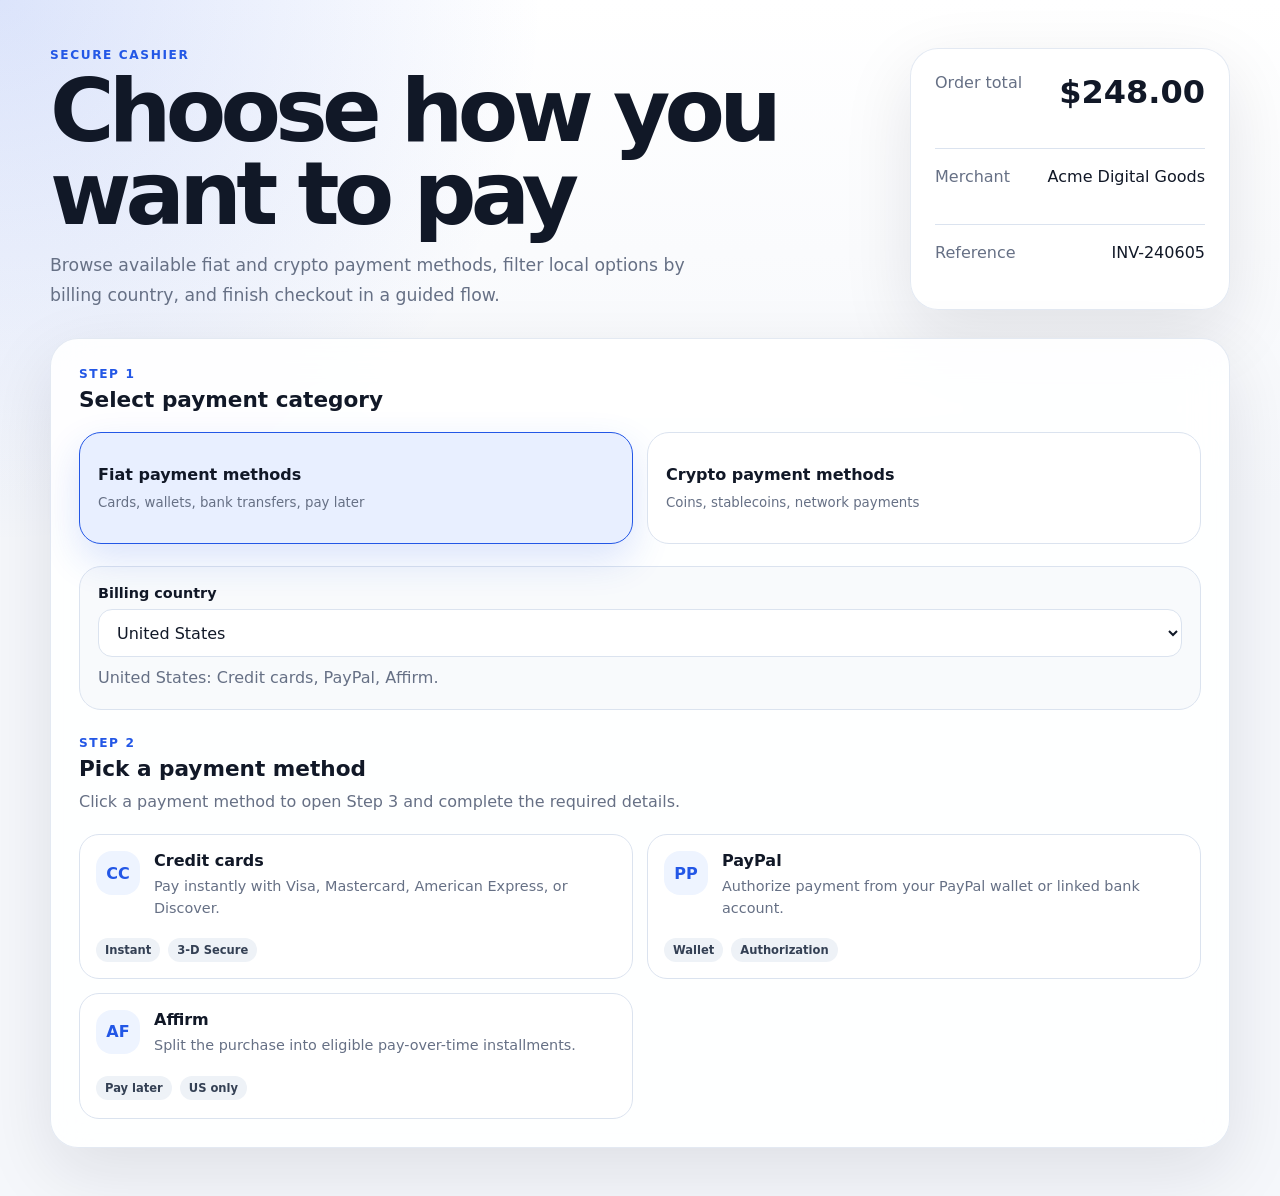
<file: index.html>
<!doctype html>
<html lang="en">
  <head>
    <meta charset="utf-8">
    <meta name="viewport" content="width=device-width, initial-scale=1">
    <title>Cashier Checkout</title>
    <link rel="stylesheet" href="styles.css">
  </head>
  <body>
    <main class="shell">
      <section class="hero" aria-labelledby="cashier-title">
        <div>
          <p class="eyebrow">Secure cashier</p>
          <h1 id="cashier-title">Choose how you want to pay</h1>
          <p class="hero-copy">
            Browse available fiat and crypto payment methods, filter local options
            by billing country, and finish checkout in a guided flow.
          </p>
        </div>
        <aside class="order-card" aria-label="Order summary">
          <div>
            <span class="muted">Order total</span>
            <strong>$248.00</strong>
          </div>
          <div>
            <span class="muted">Merchant</span>
            <span>Acme Digital Goods</span>
          </div>
          <div>
            <span class="muted">Reference</span>
            <span id="orderReference">INV-240605</span>
          </div>
        </aside>
      </section>

      <section class="checkout-grid" id="checkoutView">
        <div class="panel">
          <div class="section-heading">
            <p class="eyebrow">Step 1</p>
            <h2>Select payment category</h2>
          </div>

          <div class="category-tabs" role="tablist" aria-label="Payment categories">
            <button class="category-tab active" type="button" data-category="fiat" role="tab" aria-selected="true">
              <span>Fiat payment methods</span>
              <small>Cards, wallets, bank transfers, pay later</small>
            </button>
            <button class="category-tab" type="button" data-category="crypto" role="tab" aria-selected="false">
              <span>Crypto payment methods</span>
              <small>Coins, stablecoins, network payments</small>
            </button>
          </div>

          <div class="country-filter" id="countryFilter">
            <label for="billingCountry">Billing country</label>
            <select id="billingCountry">
              <option value="US">United States</option>
              <option value="CN">China</option>
              <option value="GB">United Kingdom</option>
              <option value="EU">European Union</option>
              <option value="CA">Canada</option>
              <option value="AU">Australia</option>
              <option value="IN">India</option>
              <option value="BR">Brazil</option>
              <option value="MX">Mexico</option>
              <option value="JP">Japan</option>
              <option value="KR">South Korea</option>
              <option value="SG">Singapore</option>
              <option value="AE">United Arab Emirates</option>
              <option value="OTHER">Other countries</option>
            </select>
            <p id="countryHint" class="hint"></p>
          </div>

          <div class="section-heading compact">
            <p class="eyebrow">Step 2</p>
            <h2>Pick a payment method</h2>
            <p class="hint">Click a payment method to open Step 3 and complete the required details.</p>
          </div>
          <div class="method-grid" id="methodGrid" aria-live="polite"></div>
        </div>
      </section>

      <section class="result-panel hidden" id="resultView" aria-live="polite">
        <div class="result-icon" id="resultIcon" aria-hidden="true"></div>
        <p class="eyebrow" id="resultEyebrow">Payment result</p>
        <h2 id="resultTitle"></h2>
        <p id="resultDescription"></p>

        <dl class="result-summary">
          <div>
            <dt>Payment method</dt>
            <dd id="summaryMethod"></dd>
          </div>
          <div>
            <dt>Amount</dt>
            <dd>$248.00</dd>
          </div>
          <div>
            <dt>Transaction ID</dt>
            <dd id="summaryTransaction"></dd>
          </div>
          <div>
            <dt>Status</dt>
            <dd id="summaryStatus"></dd>
          </div>
        </dl>

        <button class="secondary-button" type="button" id="newPaymentButton">
          Make another payment
        </button>
      </section>

      <div class="modal-backdrop hidden" id="paymentModal" role="dialog" aria-modal="true" aria-labelledby="paymentModalTitle">
        <form class="modal-card" id="paymentForm">
          <div class="modal-header">
            <div>
              <p class="eyebrow">Step 3</p>
              <h2 id="paymentModalTitle">Complete payment details</h2>
              <p class="hint" id="selectedMethodHint">Select a payment method to continue.</p>
            </div>
            <button class="icon-button" type="button" id="closeModalButton" aria-label="Close payment details">x</button>
          </div>

          <div id="dynamicFields" class="dynamic-fields"></div>

          <label for="payerEmail">Receipt email</label>
          <input id="payerEmail" name="payerEmail" type="email" placeholder="name@example.com" required>

          <button class="submit-button" type="submit" id="submitButton">
            Submit payment
          </button>
        </form>
      </div>
    </main>

    <script src="app.js"></script>
  </body>
</html>
</file>
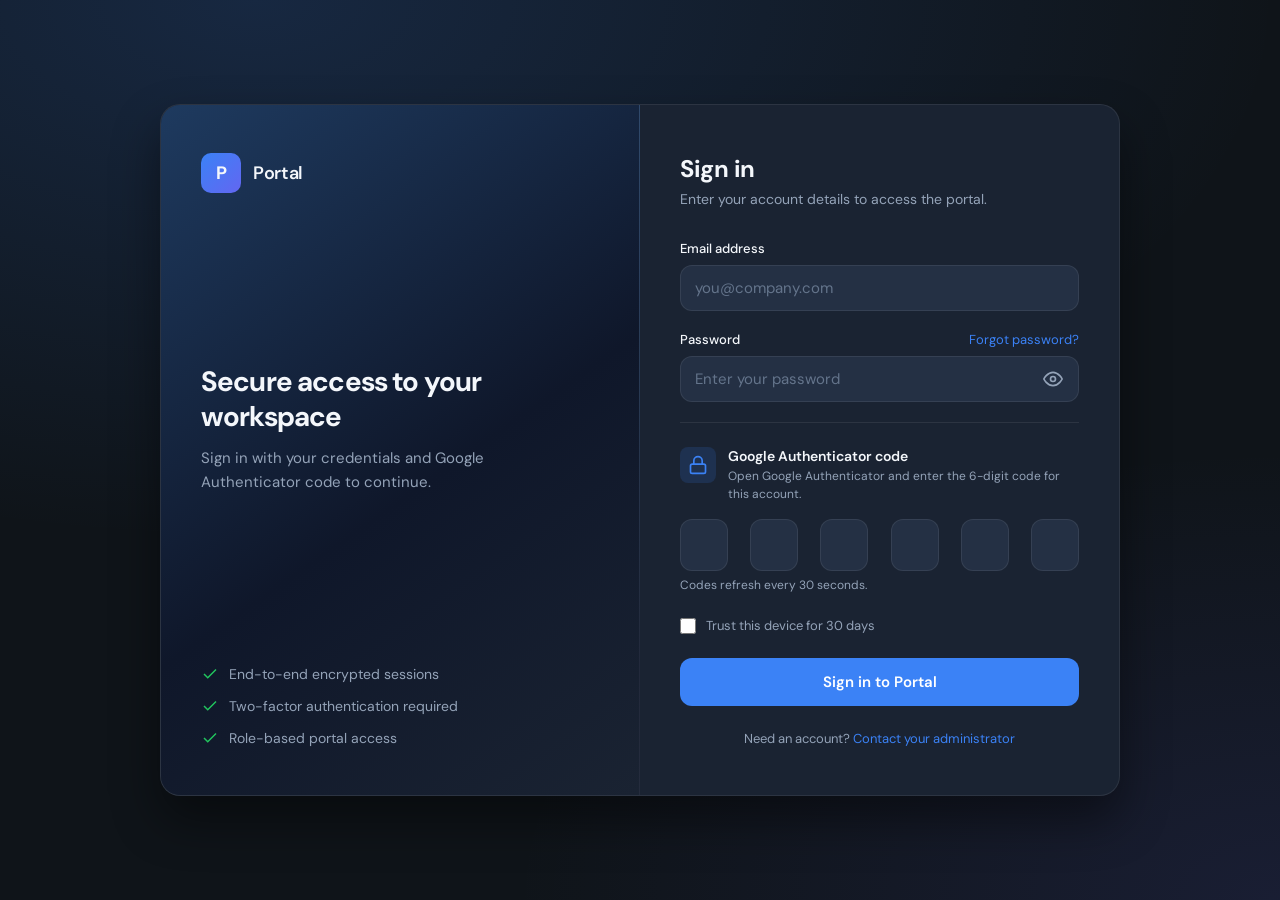
<file: demos/portal-login.html>
<!DOCTYPE html>
<html lang="en">
<head>
  <meta charset="UTF-8" />
  <meta name="viewport" content="width=device-width, initial-scale=1.0" />
  <title>Portal Sign In</title>
  <link rel="preconnect" href="https://fonts.googleapis.com" />
  <link rel="preconnect" href="https://fonts.gstatic.com" crossorigin />
  <link href="https://fonts.googleapis.com/css2?family=DM+Sans:ital,opsz,wght@0,9..40,400;0,9..40,500;0,9..40,600;0,9..40,700;1,9..40,400&display=swap" rel="stylesheet" />
  <style>
    :root {
      --bg: #0f1419;
      --surface: #1a2332;
      --surface-elevated: #243044;
      --border: rgba(255, 255, 255, 0.08);
      --text: #f4f7fb;
      --text-muted: #94a3b8;
      --primary: #3b82f6;
      --primary-hover: #2563eb;
      --primary-glow: rgba(59, 130, 246, 0.35);
      --success: #22c55e;
      --error: #ef4444;
      --radius: 12px;
      --shadow: 0 24px 48px rgba(0, 0, 0, 0.45);
    }

    * {
      box-sizing: border-box;
      margin: 0;
      padding: 0;
    }

    body {
      min-height: 100vh;
      font-family: "DM Sans", system-ui, -apple-system, sans-serif;
      background: var(--bg);
      color: var(--text);
      display: flex;
      align-items: center;
      justify-content: center;
      padding: 24px;
      background-image:
        radial-gradient(ellipse 80% 60% at 20% 0%, rgba(59, 130, 246, 0.18), transparent),
        radial-gradient(ellipse 60% 50% at 100% 100%, rgba(99, 102, 241, 0.12), transparent);
    }

    .layout {
      width: 100%;
      max-width: 960px;
      display: grid;
      grid-template-columns: 1fr 1fr;
      gap: 0;
      background: var(--surface);
      border: 1px solid var(--border);
      border-radius: 20px;
      overflow: hidden;
      box-shadow: var(--shadow);
    }

    @media (max-width: 768px) {
      .layout {
        grid-template-columns: 1fr;
        max-width: 440px;
      }

      .hero {
        display: none;
      }
    }

    .hero {
      padding: 48px 40px;
      background: linear-gradient(145deg, #1e3a5f 0%, #0f172a 55%, #1a2332 100%);
      display: flex;
      flex-direction: column;
      justify-content: space-between;
      border-right: 1px solid var(--border);
    }

    .brand {
      display: flex;
      align-items: center;
      gap: 12px;
    }

    .brand-mark {
      width: 40px;
      height: 40px;
      border-radius: 10px;
      background: linear-gradient(135deg, var(--primary), #6366f1);
      display: grid;
      place-items: center;
      font-weight: 700;
      font-size: 18px;
    }

    .brand-name {
      font-size: 18px;
      font-weight: 600;
      letter-spacing: -0.02em;
    }

    .hero-content h1 {
      font-size: 28px;
      font-weight: 700;
      line-height: 1.25;
      letter-spacing: -0.03em;
      margin-bottom: 12px;
    }

    .hero-content p {
      color: var(--text-muted);
      font-size: 15px;
      line-height: 1.6;
      max-width: 320px;
    }

    .hero-features {
      list-style: none;
      display: flex;
      flex-direction: column;
      gap: 14px;
    }

    .hero-features li {
      display: flex;
      align-items: center;
      gap: 10px;
      font-size: 14px;
      color: var(--text-muted);
    }

    .hero-features svg {
      flex-shrink: 0;
      color: var(--success);
    }

    .panel {
      padding: 48px 40px;
      display: flex;
      flex-direction: column;
      justify-content: center;
    }

    .panel-header {
      margin-bottom: 32px;
    }

    .panel-header h2 {
      font-size: 24px;
      font-weight: 700;
      letter-spacing: -0.02em;
      margin-bottom: 6px;
    }

    .panel-header p {
      font-size: 14px;
      color: var(--text-muted);
    }

    .form-group {
      margin-bottom: 20px;
    }

    label {
      display: block;
      font-size: 13px;
      font-weight: 500;
      margin-bottom: 8px;
      color: var(--text);
    }

    .label-row {
      display: flex;
      justify-content: space-between;
      align-items: center;
      margin-bottom: 8px;
    }

    .label-row label {
      margin-bottom: 0;
    }

    .forgot-link {
      font-size: 13px;
      color: var(--primary);
      text-decoration: none;
    }

    .forgot-link:hover {
      text-decoration: underline;
    }

    .input-wrap {
      position: relative;
    }

    input[type="email"],
    input[type="password"],
    input[type="text"] {
      width: 100%;
      padding: 12px 14px;
      font-size: 15px;
      font-family: inherit;
      color: var(--text);
      background: var(--surface-elevated);
      border: 1px solid var(--border);
      border-radius: var(--radius);
      outline: none;
      transition: border-color 0.15s, box-shadow 0.15s;
    }

    input::placeholder {
      color: #64748b;
    }

    input:focus {
      border-color: var(--primary);
      box-shadow: 0 0 0 3px var(--primary-glow);
    }

    input.error {
      border-color: var(--error);
      box-shadow: 0 0 0 3px rgba(239, 68, 68, 0.2);
    }

    .toggle-password {
      position: absolute;
      right: 12px;
      top: 50%;
      transform: translateY(-50%);
      background: none;
      border: none;
      color: var(--text-muted);
      cursor: pointer;
      padding: 4px;
      display: flex;
      align-items: center;
      justify-content: center;
    }

    .toggle-password:hover {
      color: var(--text);
    }

    .field-hint {
      font-size: 12px;
      color: var(--text-muted);
      margin-top: 6px;
    }

    .field-error {
      font-size: 12px;
      color: var(--error);
      margin-top: 6px;
      display: none;
    }

    .field-error.visible {
      display: block;
    }

    /* Google Authenticator code */
    .mfa-section {
      margin-top: 8px;
      padding-top: 24px;
      border-top: 1px solid var(--border);
    }

    .mfa-header {
      display: flex;
      align-items: flex-start;
      gap: 12px;
      margin-bottom: 16px;
    }

    .mfa-icon {
      width: 36px;
      height: 36px;
      border-radius: 8px;
      background: rgba(59, 130, 246, 0.15);
      display: grid;
      place-items: center;
      flex-shrink: 0;
    }

    .mfa-title {
      font-size: 14px;
      font-weight: 600;
      margin-bottom: 2px;
    }

    .mfa-desc {
      font-size: 12px;
      color: var(--text-muted);
      line-height: 1.5;
    }

    .otp-inputs {
      display: flex;
      gap: 8px;
      justify-content: space-between;
    }

    .otp-inputs input {
      width: 100%;
      max-width: 48px;
      height: 52px;
      text-align: center;
      font-size: 22px;
      font-weight: 600;
      letter-spacing: 0.05em;
      padding: 0;
    }

    @media (max-width: 400px) {
      .otp-inputs {
        gap: 6px;
      }

      .otp-inputs input {
        max-width: 42px;
        height: 48px;
        font-size: 20px;
      }
    }

    .remember-row {
      display: flex;
      align-items: center;
      gap: 10px;
      margin: 24px 0;
    }

    .remember-row input[type="checkbox"] {
      width: 16px;
      height: 16px;
      accent-color: var(--primary);
      cursor: pointer;
    }

    .remember-row label {
      margin: 0;
      font-size: 13px;
      color: var(--text-muted);
      cursor: pointer;
      font-weight: 400;
    }

    .btn-primary {
      width: 100%;
      padding: 14px 20px;
      font-size: 15px;
      font-weight: 600;
      font-family: inherit;
      color: #fff;
      background: var(--primary);
      border: none;
      border-radius: var(--radius);
      cursor: pointer;
      transition: background 0.15s, transform 0.1s;
      display: flex;
      align-items: center;
      justify-content: center;
      gap: 8px;
    }

    .btn-primary:hover:not(:disabled) {
      background: var(--primary-hover);
    }

    .btn-primary:active:not(:disabled) {
      transform: scale(0.99);
    }

    .btn-primary:disabled {
      opacity: 0.6;
      cursor: not-allowed;
    }

    .btn-primary .spinner {
      width: 18px;
      height: 18px;
      border: 2px solid rgba(255, 255, 255, 0.3);
      border-top-color: #fff;
      border-radius: 50%;
      animation: spin 0.7s linear infinite;
      display: none;
    }

    .btn-primary.loading .spinner {
      display: block;
    }

    .btn-primary.loading .btn-text {
      opacity: 0.85;
    }

    @keyframes spin {
      to { transform: rotate(360deg); }
    }

    .footer-note {
      margin-top: 24px;
      text-align: center;
      font-size: 13px;
      color: var(--text-muted);
    }

    .footer-note a {
      color: var(--primary);
      text-decoration: none;
    }

    .footer-note a:hover {
      text-decoration: underline;
    }

    .alert {
      padding: 12px 14px;
      border-radius: var(--radius);
      font-size: 13px;
      margin-bottom: 20px;
      display: none;
      align-items: flex-start;
      gap: 10px;
    }

    .alert.visible {
      display: flex;
    }

    .alert-error {
      background: rgba(239, 68, 68, 0.12);
      border: 1px solid rgba(239, 68, 68, 0.3);
      color: #fca5a5;
    }

    .alert-success {
      background: rgba(34, 197, 94, 0.12);
      border: 1px solid rgba(34, 197, 94, 0.3);
      color: #86efac;
    }
  </style>
</head>
<body>
  <main class="layout" role="main">
    <aside class="hero" aria-hidden="true">
      <div class="brand">
        <div class="brand-mark" aria-hidden="true">P</div>
        <span class="brand-name">Portal</span>
      </div>

      <div class="hero-content">
        <h1>Secure access to your workspace</h1>
        <p>Sign in with your credentials and Google Authenticator code to continue.</p>
      </div>

      <ul class="hero-features">
        <li>
          <svg width="18" height="18" viewBox="0 0 24 24" fill="none" stroke="currentColor" stroke-width="2" aria-hidden="true">
            <path d="M20 6L9 17l-5-5"/>
          </svg>
          End-to-end encrypted sessions
        </li>
        <li>
          <svg width="18" height="18" viewBox="0 0 24 24" fill="none" stroke="currentColor" stroke-width="2" aria-hidden="true">
            <path d="M20 6L9 17l-5-5"/>
          </svg>
          Two-factor authentication required
        </li>
        <li>
          <svg width="18" height="18" viewBox="0 0 24 24" fill="none" stroke="currentColor" stroke-width="2" aria-hidden="true">
            <path d="M20 6L9 17l-5-5"/>
          </svg>
          Role-based portal access
        </li>
      </ul>
    </aside>

    <section class="panel">
      <header class="panel-header">
        <h2>Sign in</h2>
        <p>Enter your account details to access the portal.</p>
      </header>

      <div id="formAlert" class="alert alert-error" role="alert" aria-live="polite">
        <svg width="18" height="18" viewBox="0 0 24 24" fill="none" stroke="currentColor" stroke-width="2" aria-hidden="true">
          <circle cx="12" cy="12" r="10"/><line x1="12" y1="8" x2="12" y2="12"/><line x1="12" y1="16" x2="12.01" y2="16"/>
        </svg>
        <span id="alertMessage">Invalid credentials. Please try again.</span>
      </div>

      <form id="loginForm" novalidate>
        <div class="form-group">
          <label for="email">Email address</label>
          <input
            type="email"
            id="email"
            name="email"
            placeholder="you@company.com"
            autocomplete="email"
            required
          />
          <p class="field-error" id="emailError">Please enter a valid email address.</p>
        </div>

        <div class="form-group">
          <div class="label-row">
            <label for="password">Password</label>
            <a href="#" class="forgot-link">Forgot password?</a>
          </div>
          <div class="input-wrap">
            <input
              type="password"
              id="password"
              name="password"
              placeholder="Enter your password"
              autocomplete="current-password"
              required
              minlength="8"
            />
            <button type="button" class="toggle-password" id="togglePassword" aria-label="Show password">
              <svg id="eyeIcon" width="20" height="20" viewBox="0 0 24 24" fill="none" stroke="currentColor" stroke-width="2" aria-hidden="true">
                <path d="M1 12s4-8 11-8 11 8 11 8-4 8-11 8-11-8-11-8z"/>
                <circle cx="12" cy="12" r="3"/>
              </svg>
            </button>
          </div>
          <p class="field-error" id="passwordError">Password must be at least 8 characters.</p>
        </div>

        <div class="mfa-section">
          <div class="mfa-header">
            <div class="mfa-icon" aria-hidden="true">
              <svg width="20" height="20" viewBox="0 0 24 24" fill="none" stroke="#3b82f6" stroke-width="2">
                <rect x="3" y="11" width="18" height="11" rx="2" ry="2"/>
                <path d="M7 11V7a5 5 0 0 1 10 0v4"/>
              </svg>
            </div>
            <div>
              <p class="mfa-title">Google Authenticator code</p>
              <p class="mfa-desc">Open Google Authenticator and enter the 6-digit code for this account.</p>
            </div>
          </div>

          <div class="form-group" style="margin-bottom: 0;">
            <label for="otp-0" class="visually-hidden">Authentication code</label>
            <div class="otp-inputs" id="otpInputs" role="group" aria-label="6-digit authentication code">
              <input type="text" id="otp-0" inputmode="numeric" pattern="[0-9]*" maxlength="1" autocomplete="one-time-code" aria-label="Digit 1" />
              <input type="text" id="otp-1" inputmode="numeric" pattern="[0-9]*" maxlength="1" autocomplete="off" aria-label="Digit 2" />
              <input type="text" id="otp-2" inputmode="numeric" pattern="[0-9]*" maxlength="1" autocomplete="off" aria-label="Digit 3" />
              <input type="text" id="otp-3" inputmode="numeric" pattern="[0-9]*" maxlength="1" autocomplete="off" aria-label="Digit 4" />
              <input type="text" id="otp-4" inputmode="numeric" pattern="[0-9]*" maxlength="1" autocomplete="off" aria-label="Digit 5" />
              <input type="text" id="otp-5" inputmode="numeric" pattern="[0-9]*" maxlength="1" autocomplete="off" aria-label="Digit 6" />
            </div>
            <p class="field-hint">Codes refresh every 30 seconds.</p>
            <p class="field-error" id="otpError">Please enter the complete 6-digit code.</p>
          </div>
        </div>

        <div class="remember-row">
          <input type="checkbox" id="remember" name="remember" />
          <label for="remember">Trust this device for 30 days</label>
        </div>

        <button type="submit" class="btn-primary" id="submitBtn">
          <span class="spinner" aria-hidden="true"></span>
          <span class="btn-text">Sign in to Portal</span>
        </button>
      </form>

      <p class="footer-note">
        Need an account? <a href="#">Contact your administrator</a>
      </p>
    </section>
  </main>

  <style>
    .visually-hidden {
      position: absolute;
      width: 1px;
      height: 1px;
      padding: 0;
      margin: -1px;
      overflow: hidden;
      clip: rect(0, 0, 0, 0);
      white-space: nowrap;
      border: 0;
    }
  </style>

  <script>
    const form = document.getElementById("loginForm");
    const emailInput = document.getElementById("email");
    const passwordInput = document.getElementById("password");
    const togglePassword = document.getElementById("togglePassword");
    const submitBtn = document.getElementById("submitBtn");
    const formAlert = document.getElementById("formAlert");
    const alertMessage = document.getElementById("alertMessage");
    const otpInputs = Array.from(document.querySelectorAll("#otpInputs input"));

    // Password visibility toggle
    togglePassword.addEventListener("click", () => {
      const isPassword = passwordInput.type === "password";
      passwordInput.type = isPassword ? "text" : "password";
      togglePassword.setAttribute("aria-label", isPassword ? "Hide password" : "Show password");
    });

    // OTP input behavior: auto-advance, backspace, paste
    otpInputs.forEach((input, index) => {
      input.addEventListener("input", (e) => {
        const value = e.target.value.replace(/\D/g, "");
        e.target.value = value.slice(-1);

        if (value && index < otpInputs.length - 1) {
          otpInputs[index + 1].focus();
        }
        hideOtpError();
      });

      input.addEventListener("keydown", (e) => {
        if (e.key === "Backspace" && !input.value && index > 0) {
          otpInputs[index - 1].focus();
        }
        if (e.key === "ArrowLeft" && index > 0) otpInputs[index - 1].focus();
        if (e.key === "ArrowRight" && index < otpInputs.length - 1) otpInputs[index + 1].focus();
      });

      input.addEventListener("paste", (e) => {
        e.preventDefault();
        const pasted = (e.clipboardData.getData("text") || "").replace(/\D/g, "").slice(0, 6);
        pasted.split("").forEach((char, i) => {
          if (otpInputs[i]) otpInputs[i].value = char;
        });
        const focusIndex = Math.min(pasted.length, otpInputs.length - 1);
        otpInputs[focusIndex].focus();
        hideOtpError();
      });
    });

    function getOtpValue() {
      return otpInputs.map((i) => i.value).join("");
    }

    function showError(input, errorEl, message) {
      input.classList.add("error");
      errorEl.textContent = message;
      errorEl.classList.add("visible");
    }

    function hideError(input, errorEl) {
      input.classList.remove("error");
      errorEl.classList.remove("visible");
    }

    function hideOtpError() {
      document.getElementById("otpError").classList.remove("visible");
      otpInputs.forEach((i) => i.classList.remove("error"));
    }

    function showAlert(message, type = "error") {
      alertMessage.textContent = message;
      formAlert.className = `alert alert-${type} visible`;
    }

    function hideAlert() {
      formAlert.classList.remove("visible");
    }

    function validateEmail(email) {
      return /^[^\s@]+@[^\s@]+\.[^\s@]+$/.test(email);
    }

    form.addEventListener("submit", async (e) => {
      e.preventDefault();
      hideAlert();

      let valid = true;

      if (!validateEmail(emailInput.value.trim())) {
        showError(emailInput, document.getElementById("emailError"), "Please enter a valid email address.");
        valid = false;
      } else {
        hideError(emailInput, document.getElementById("emailError"));
      }

      if (passwordInput.value.length < 8) {
        showError(passwordInput, document.getElementById("passwordError"), "Password must be at least 8 characters.");
        valid = false;
      } else {
        hideError(passwordInput, document.getElementById("passwordError"));
      }

      const otp = getOtpValue();
      if (otp.length !== 6) {
        document.getElementById("otpError").classList.add("visible");
        otpInputs.forEach((i) => i.classList.add("error"));
        valid = false;
      } else {
        hideOtpError();
      }

      if (!valid) return;

      // Demo: simulate API call
      submitBtn.disabled = true;
      submitBtn.classList.add("loading");

      await new Promise((r) => setTimeout(r, 1400));

      submitBtn.disabled = false;
      submitBtn.classList.remove("loading");

      // Demo credentials for testing
      const isDemoSuccess =
        emailInput.value.trim() === "demo@portal.com" &&
        passwordInput.value === "password123" &&
        otp === "123456";

      if (isDemoSuccess) {
        showAlert("Sign in successful. Redirecting to dashboard…", "success");
      } else {
        showAlert("Invalid email, password, or authentication code. Please try again.", "error");
      }
    });
  </script>
</body>
</html>
</file>
<file: styles.css>
:root {
  color-scheme: light;
  --bg: #f5f7fb;
  --surface: #ffffff;
  --surface-strong: #f8fafc;
  --text: #111827;
  --muted: #667085;
  --border: #dbe3ef;
  --primary: #2357e6;
  --primary-dark: #1845ba;
  --primary-soft: #e8efff;
  --success: #15803d;
  --success-soft: #dcfce7;
  --warning: #b45309;
  --warning-soft: #fef3c7;
  --danger: #b42318;
  --danger-soft: #fee4e2;
  --shadow: 0 24px 70px rgba(17, 24, 39, 0.1);
}

* {
  box-sizing: border-box;
}

body {
  margin: 0;
  min-height: 100vh;
  font-family:
    Inter, ui-sans-serif, system-ui, -apple-system, BlinkMacSystemFont, "Segoe UI",
    sans-serif;
  color: var(--text);
  background:
    radial-gradient(circle at top left, rgba(35, 87, 230, 0.16), transparent 34rem),
    linear-gradient(180deg, #ffffff 0%, var(--bg) 42%);
}

button,
input,
select {
  font: inherit;
}

button {
  cursor: pointer;
}

.shell {
  width: min(1180px, calc(100% - 32px));
  margin: 0 auto;
  padding: 48px 0;
}

.hero {
  display: grid;
  grid-template-columns: minmax(0, 1fr) 320px;
  gap: 32px;
  align-items: stretch;
  margin-bottom: 28px;
}

.hero h1 {
  max-width: 760px;
  margin: 8px 0 16px;
  font-size: clamp(2.5rem, 7vw, 5.5rem);
  line-height: 0.94;
  letter-spacing: -0.065em;
}

.hero-copy {
  max-width: 680px;
  margin: 0;
  color: var(--muted);
  font-size: 1.08rem;
  line-height: 1.7;
}

.eyebrow {
  margin: 0;
  color: var(--primary);
  font-size: 0.76rem;
  font-weight: 800;
  letter-spacing: 0.13em;
  text-transform: uppercase;
}

.order-card,
.panel,
.result-panel {
  background: rgba(255, 255, 255, 0.9);
  border: 1px solid rgba(219, 227, 239, 0.78);
  border-radius: 28px;
  box-shadow: var(--shadow);
  backdrop-filter: blur(18px);
}

.order-card {
  display: grid;
  gap: 18px;
  padding: 24px;
}

.order-card div {
  display: flex;
  justify-content: space-between;
  gap: 16px;
  padding-bottom: 14px;
  border-bottom: 1px solid var(--border);
}

.order-card div:last-child {
  padding-bottom: 0;
  border-bottom: 0;
}

.order-card strong {
  font-size: 2rem;
}

.muted,
.hint {
  color: var(--muted);
}

.checkout-grid {
  display: block;
}

.panel {
  padding: 28px;
}

.section-heading {
  margin-bottom: 20px;
}

.section-heading h2 {
  margin: 6px 0 0;
  font-size: 1.35rem;
}

.section-heading.compact {
  margin-top: 26px;
}

.hint {
  margin: 8px 0 0;
  line-height: 1.6;
}

.category-tabs {
  display: grid;
  grid-template-columns: repeat(2, minmax(0, 1fr));
  gap: 14px;
  margin-bottom: 22px;
}

.category-tab,
.method-card {
  border: 1px solid var(--border);
  background: var(--surface);
  color: var(--text);
  text-align: left;
  transition:
    border-color 160ms ease,
    box-shadow 160ms ease,
    transform 160ms ease,
    background-color 160ms ease;
}

.category-tab {
  min-height: 112px;
  padding: 18px;
  border-radius: 22px;
}

.category-tab span {
  display: block;
  margin-bottom: 8px;
  font-weight: 800;
}

.category-tab small {
  color: var(--muted);
  line-height: 1.45;
}

.category-tab:hover,
.method-card:hover {
  transform: translateY(-2px);
  border-color: rgba(35, 87, 230, 0.45);
  box-shadow: 0 16px 36px rgba(35, 87, 230, 0.12);
}

.category-tab.active,
.method-card.active {
  border-color: var(--primary);
  background: var(--primary-soft);
  box-shadow: 0 16px 38px rgba(35, 87, 230, 0.16);
}

.country-filter {
  padding: 18px;
  border: 1px solid var(--border);
  border-radius: 22px;
  background: var(--surface-strong);
}

label {
  display: block;
  margin-bottom: 8px;
  font-size: 0.9rem;
  font-weight: 800;
}

input,
select {
  width: 100%;
  min-height: 48px;
  padding: 0 14px;
  color: var(--text);
  border: 1px solid var(--border);
  border-radius: 14px;
  background: #ffffff;
  outline: none;
}

input:focus,
select:focus {
  border-color: var(--primary);
  box-shadow: 0 0 0 4px rgba(35, 87, 230, 0.12);
}

.method-grid {
  display: grid;
  grid-template-columns: repeat(2, minmax(0, 1fr));
  gap: 14px;
}

.method-card {
  display: grid;
  grid-template-columns: auto minmax(0, 1fr);
  gap: 14px;
  min-height: 126px;
  padding: 16px;
  border-radius: 20px;
}

.method-icon {
  display: grid;
  width: 44px;
  height: 44px;
  place-items: center;
  border-radius: 16px;
  background: #eef4ff;
  color: var(--primary);
  font-weight: 900;
}

.method-card h3 {
  margin: 0 0 6px;
  font-size: 1rem;
}

.method-card p {
  margin: 0;
  color: var(--muted);
  font-size: 0.9rem;
  line-height: 1.5;
}

.method-meta {
  display: flex;
  flex-wrap: wrap;
  grid-column: 1 / -1;
  gap: 8px;
  margin-top: 4px;
}

.chip {
  padding: 5px 9px;
  border-radius: 999px;
  background: #eef2f7;
  color: #344054;
  font-size: 0.72rem;
  font-weight: 800;
}

.dynamic-fields {
  display: grid;
  gap: 14px;
  margin-bottom: 18px;
}

.modal-card > label {
  margin-top: 18px;
}

.submit-button,
.secondary-button {
  width: 100%;
  min-height: 52px;
  margin-top: 22px;
  border: 0;
  border-radius: 16px;
  font-weight: 900;
}

.submit-button {
  color: #ffffff;
  background: linear-gradient(135deg, var(--primary), #6a3ff3);
  box-shadow: 0 18px 34px rgba(35, 87, 230, 0.25);
}

.submit-button:disabled {
  cursor: not-allowed;
  background: #cbd5e1;
  box-shadow: none;
}

.secondary-button {
  color: var(--primary);
  background: var(--primary-soft);
}

.result-panel {
  max-width: 640px;
  margin: 34px auto 0;
  padding: 36px;
  text-align: center;
}

.result-icon {
  display: grid;
  width: 78px;
  height: 78px;
  margin: 0 auto 18px;
  place-items: center;
  border-radius: 28px;
  font-size: 2rem;
  font-weight: 900;
}

.result-panel.success .result-icon {
  color: var(--success);
  background: var(--success-soft);
}

.result-panel.processing .result-icon {
  color: var(--warning);
  background: var(--warning-soft);
}

.result-panel.failed .result-icon {
  color: var(--danger);
  background: var(--danger-soft);
}

.result-panel h2 {
  margin: 8px 0 10px;
  font-size: 2.1rem;
}

.result-panel p {
  margin: 0 auto;
  max-width: 500px;
  color: var(--muted);
  line-height: 1.7;
}

.result-summary {
  display: grid;
  gap: 12px;
  margin: 28px 0 0;
  text-align: left;
}

.result-summary div {
  display: flex;
  justify-content: space-between;
  gap: 18px;
  padding: 14px 0;
  border-bottom: 1px solid var(--border);
}

.result-summary dt {
  color: var(--muted);
}

.result-summary dd {
  margin: 0;
  font-weight: 800;
  text-align: right;
}

.modal-backdrop {
  position: fixed;
  inset: 0;
  z-index: 20;
  display: grid;
  place-items: center;
  padding: 24px;
  background: rgba(15, 23, 42, 0.52);
}

.modal-card {
  width: min(560px, 100%);
  max-height: min(860px, calc(100vh - 48px));
  overflow-y: auto;
  padding: 28px;
  border: 1px solid rgba(219, 227, 239, 0.78);
  border-radius: 28px;
  background: #ffffff;
  box-shadow: 0 34px 90px rgba(15, 23, 42, 0.28);
}

.modal-header {
  display: flex;
  justify-content: space-between;
  gap: 20px;
  margin-bottom: 20px;
}

.modal-header h2 {
  margin: 6px 0 0;
}

.icon-button {
  display: grid;
  flex: 0 0 auto;
  width: 40px;
  height: 40px;
  place-items: center;
  border: 1px solid var(--border);
  border-radius: 14px;
  color: var(--muted);
  background: var(--surface-strong);
  font-weight: 900;
}

.hidden {
  display: none;
}

@media (max-width: 900px) {
  .hero {
    grid-template-columns: 1fr;
  }
}

@media (max-width: 640px) {
  .shell {
    width: min(100% - 20px, 1180px);
    padding: 28px 0;
  }

  .panel,
  .result-panel {
    padding: 20px;
    border-radius: 22px;
  }

  .category-tabs,
  .method-grid {
    grid-template-columns: 1fr;
  }

  .hero h1 {
    letter-spacing: -0.045em;
  }
}
</file>
